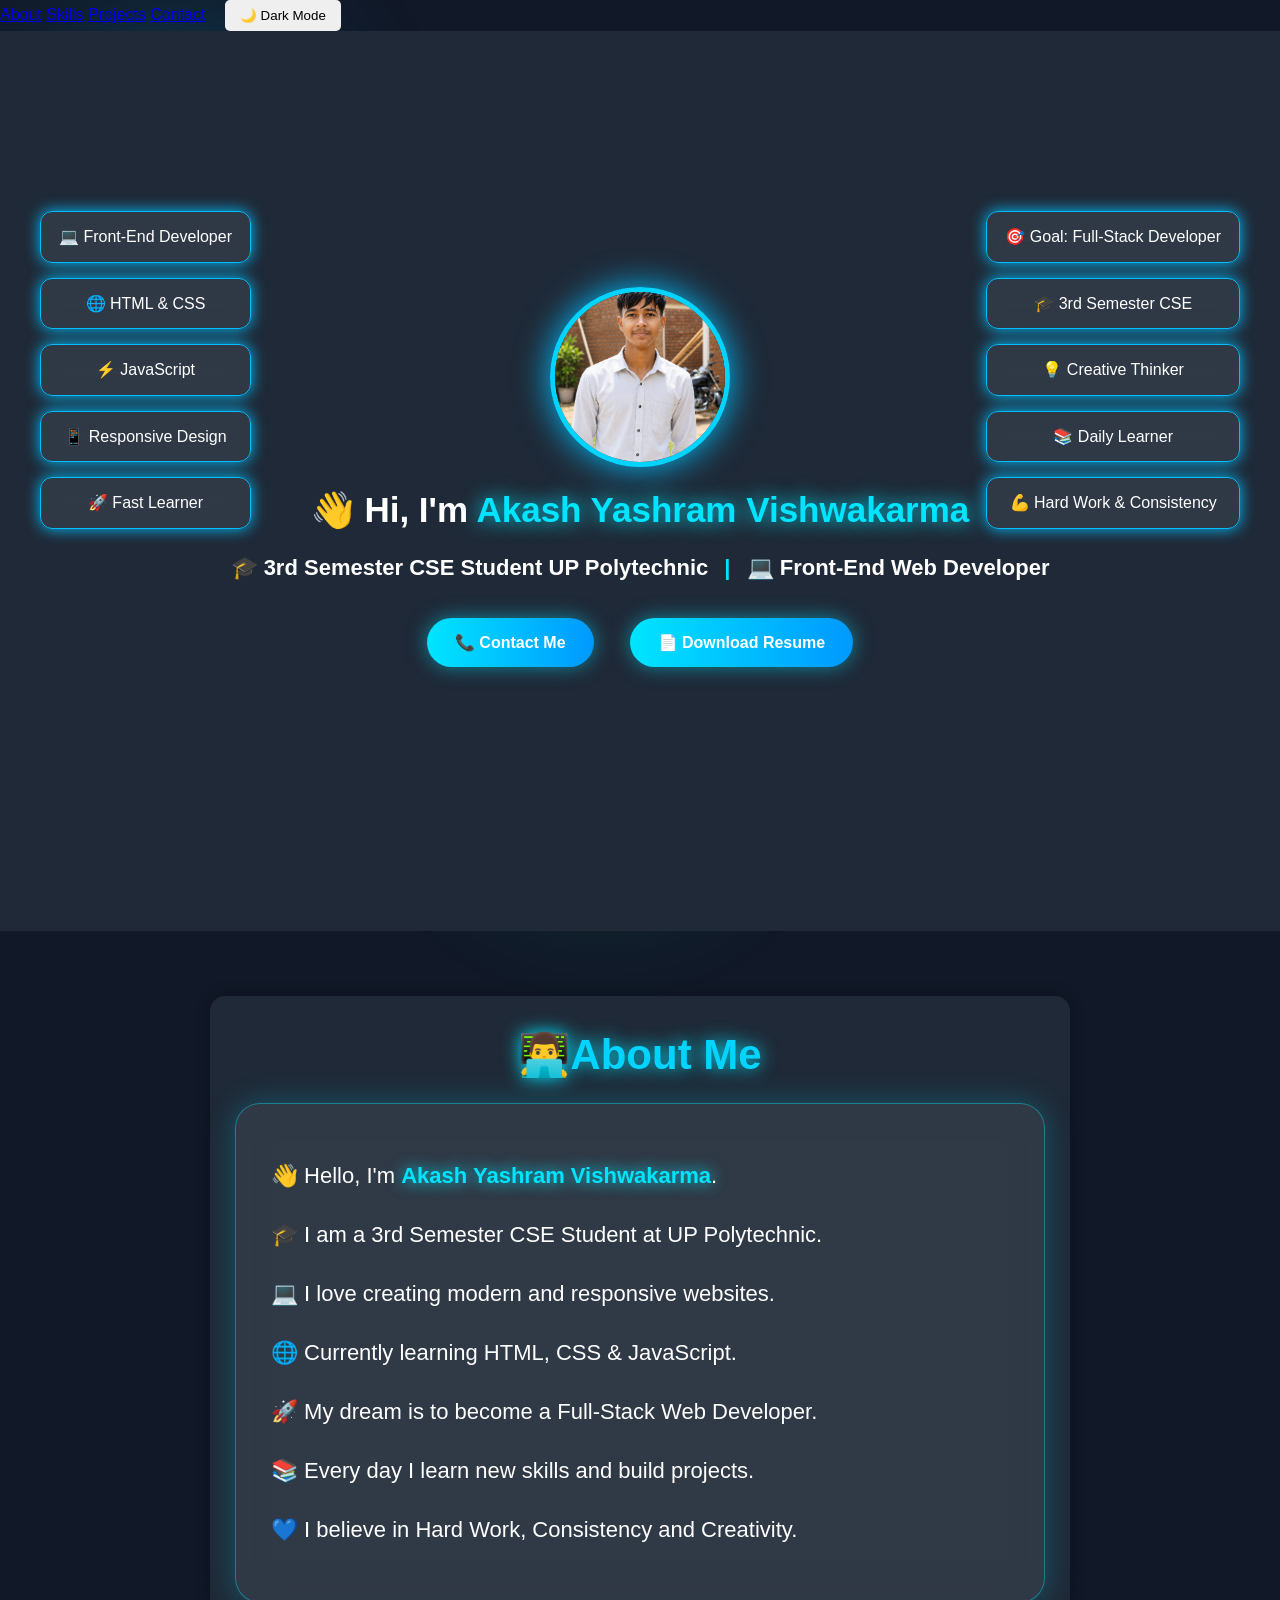
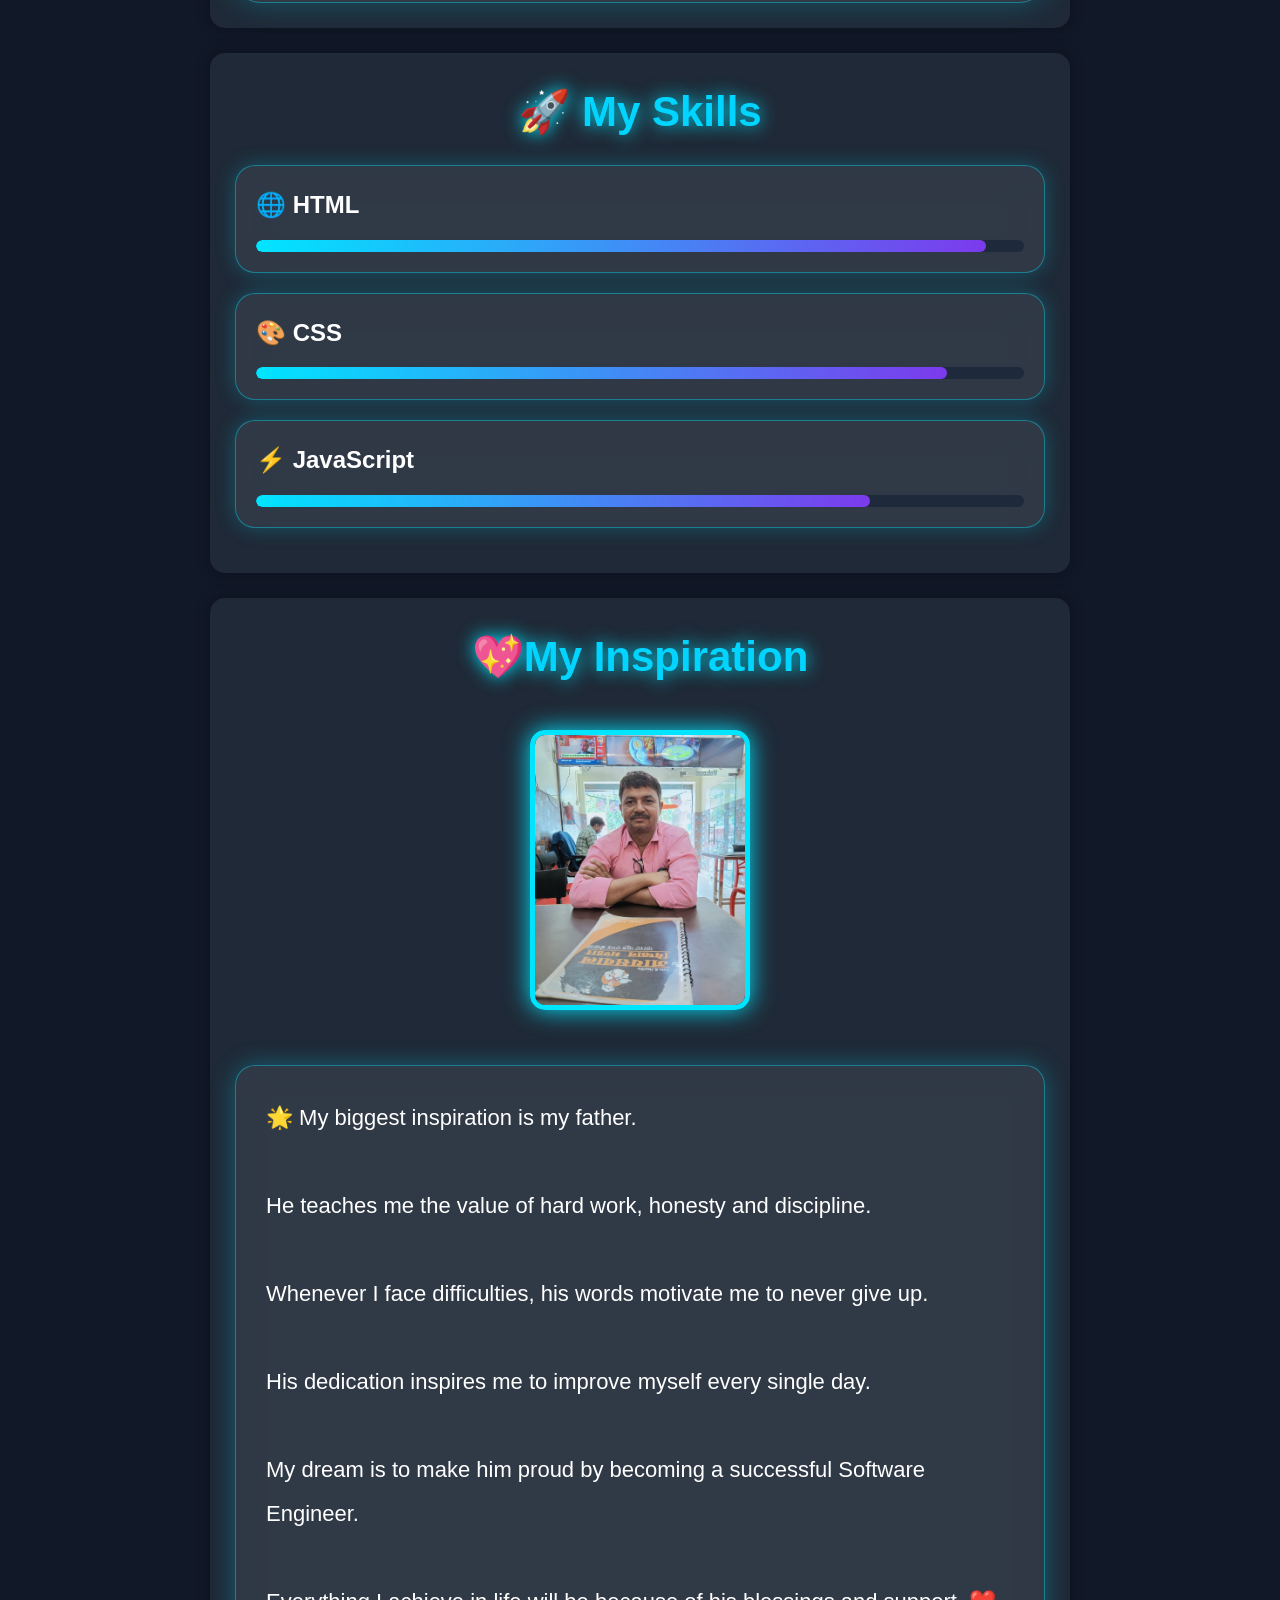
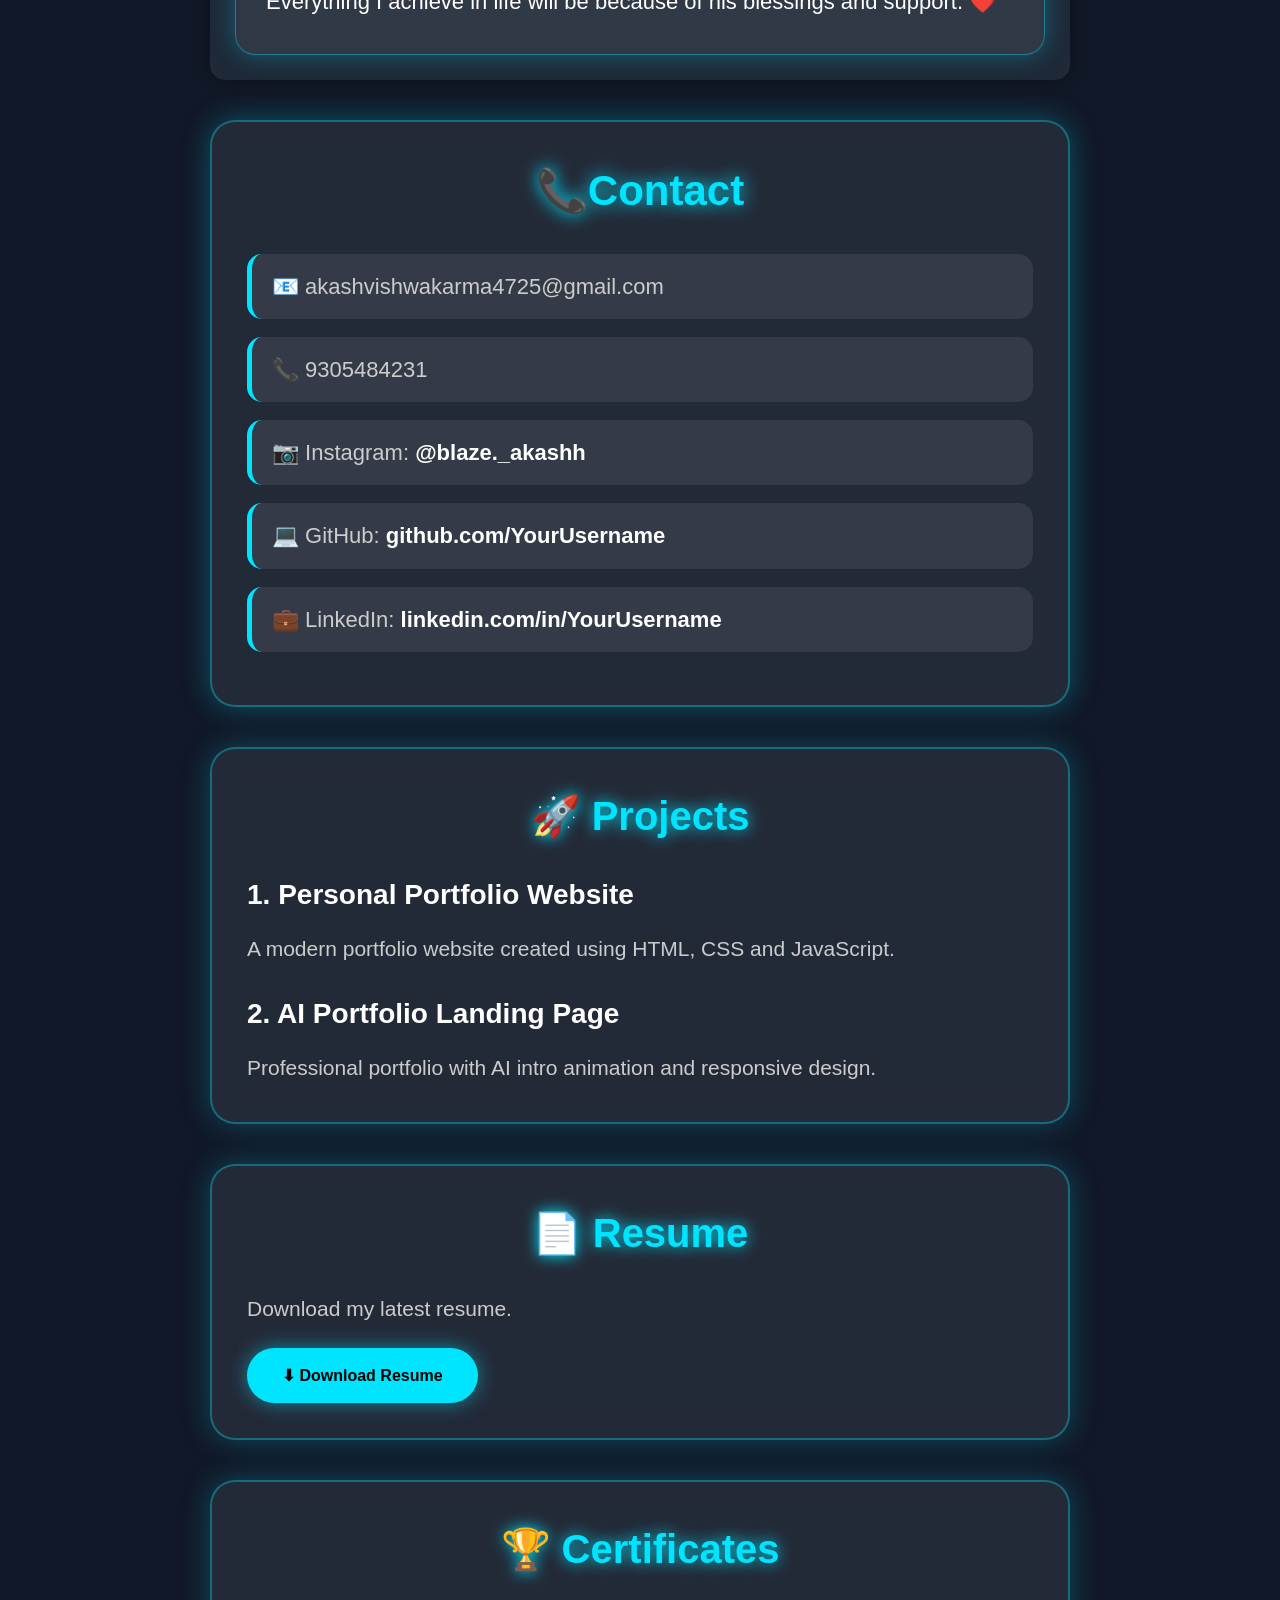
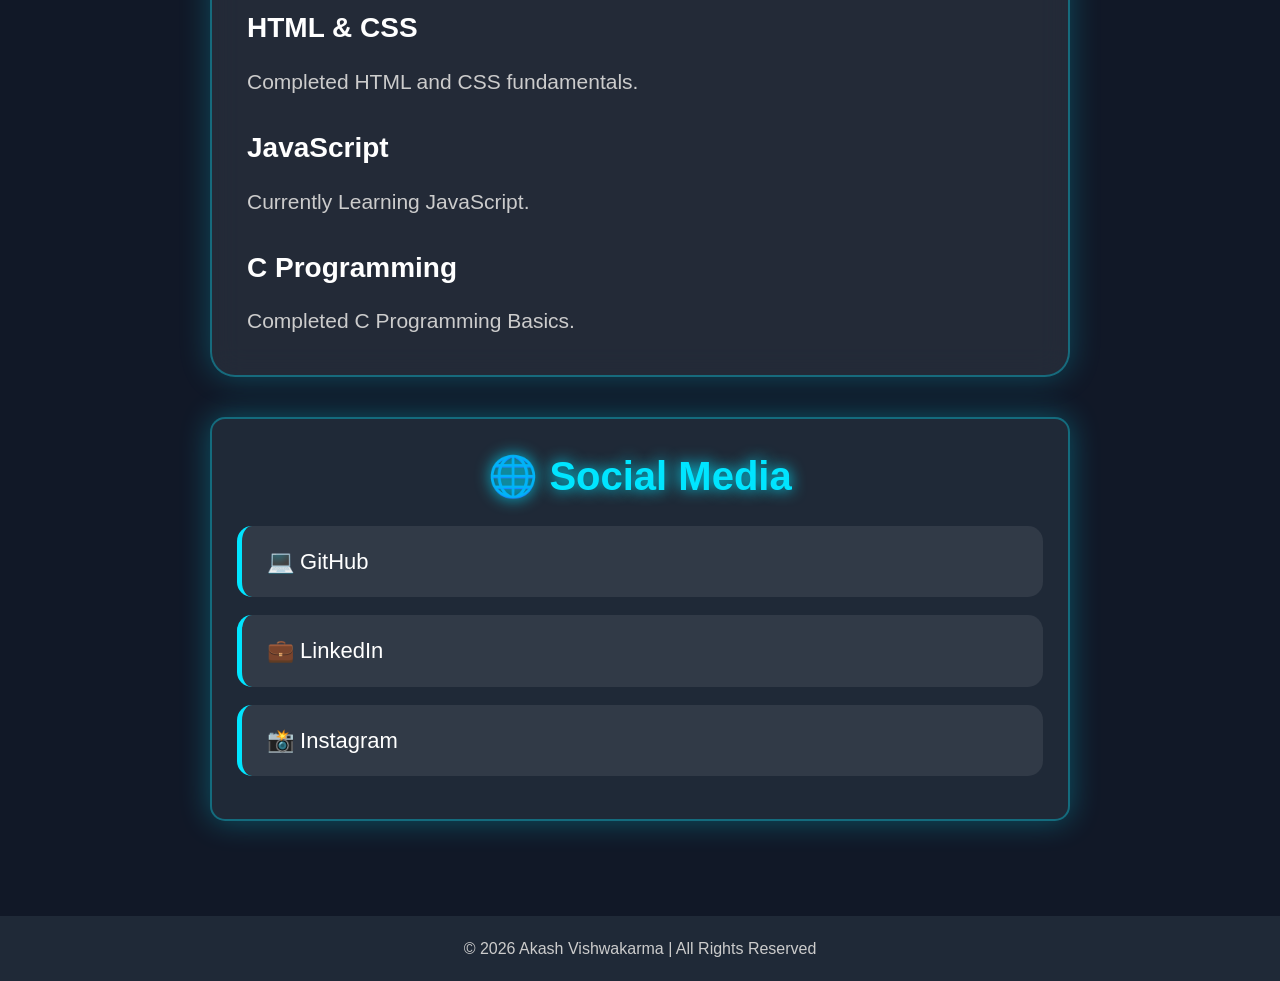
<file: index.html>
<!DOCTYPE html>
<html lang="en">
<head>
<meta charset="UTF-8">
<meta name="viewport" content="width=device-width, initial-scale=1.0">
<title>Akash Vishwakarma | Portfolio</title>
<link rel="stylesheet" href="style.css">

<style>
*{
margin:0;
padding:0;
box-sizing:border-box;
font-family:Arial,sans-serif;
}

body{
background:#111827;
color:white;
}

header{
text-align:center;
padding:40px;
background:#1f2937;
}

.profile{
width:180px;
height:180px;
border-radius:50%;
object-fit:cover;
border:5px solid #00d4ff;
}

h1{
margin-top:15px;
font-size:35px;
}

p{
color:#ccc;
}

section{
max-width:900px;
margin:auto;
padding:40px 20px;
}

.card{
background:#1f2937;
padding:25px;
border-radius:15px;
margin-bottom:25px;
}

h2{
color:#00d4ff;
margin-bottom:15px;
}

.skills span{
display:inline-block;
background:#00d4ff;
color:black;
padding:8px 15px;
margin:5px;
border-radius:20px;
font-weight:bold;
}

.inspiration img{
width:220px;
border-radius:15px;
margin-top:15px;
}

footer{
text-align:center;
padding:20px;
background:#1f2937;
}
</style>
</head>
<body>
<div id="intro">
  <h1 class="welcome-text">✨ Welcome</h1>
  <h2 class="loader-name">Akash Yashram Vishwakarma</h2>
  <p>Loading Portfolio...</p>
  <div class="loader-bar">
    <span></span>
</div>
<div class="loader-bar">
    <span></span>
</div>
</div>

<nav>
    <a href="#about">About</a>
    <a href="#skills">Skills</a>
    <a href="#projects">Projects</a>
    <a href="#contact">Contact</a>
    <button id="theme-btn">🌙 Dark Mode</button>
</nav>

<header>

<img src="akash.jpg" class="profile">

<h1>👋 Hi, I'm <span>Akash Yashram Vishwakarma</span></h1>

<p class="hero-subtitle">🎓 3rd Semester CSE Student UP Polytechnic <span>|</span> 💻 Front-End Web Developer</p>

<p id="typing"></p>

<div class="hero-buttons">
    <a href="#contact" class="btn">📞 Contact Me</a>
    <a href="resume.pdf" download class="btn">📄 Download Resume</a>
</div>

<div class="floating left">
    <div class="box">💻 Front-End Developer</div>
    <div class="box">🌐 HTML & CSS</div>
    <div class="box">⚡ JavaScript</div>
    <div class="box">📱 Responsive Design</div>
    <div class="box">🚀 Fast Learner</div>
</div>

<div class="floating right">
    <div class="box">🎯 Goal: Full-Stack Developer</div>
    <div class="box">🎓 3rd Semester CSE</div>
    <div class="box">💡 Creative Thinker</div>
    <div class="box">📚 Daily Learner</div>
    <div class="box">💪 Hard Work & Consistency</div>
</div>

</header>

<div class="bg-circle circle1"></div>
<div class="bg-circle circle2"></div>
<div class="bg-circle circle3"></div>

<section>

<div class="card" id="about">

<h2>👨‍💻About Me</h2>

<div class="about-box">


    <p>👋 Hello, I'm <span>Akash Yashram Vishwakarma</span>.</p>

    <p>🎓 I am a 3rd Semester CSE Student at UP Polytechnic.</p>

    <p>💻 I love creating modern and responsive websites.</p>

    <p>🌐 Currently learning HTML, CSS & JavaScript.</p>

    <p>🚀 My dream is to become a Full-Stack Web Developer.</p>

    <p>📚 Every day I learn new skills and build projects.</p>

    <p>💙 I believe in Hard Work, Consistency and Creativity.</p>

</div>

</div>

<div class="card" id="skills">

<h2 class="skills-heading">🚀 My Skills</h2>

<div class="skill">
    <p>🌐 HTML</p>
    <div class="progress">
        <div class="html"></div>
    </div>
</div>

<div class="skill">
    <p>🎨 CSS</p>
    <div class="progress">
        <div class="css"></div>
    </div>
</div>

<div class="skill">
    <p>⚡ JavaScript</p>
    <div class="progress">
        <div class="javascript"></div>
    </div>
</div>

</div>

<div class="card inspiration">

    <h2>💖My Inspiration</h2>

<div class="inspiration-photo">
    <img src="papa.jpg" class="inspiration-img">
</div>

<p class="inspiration-text">
🌟 My biggest inspiration is my father.<br><br>

He teaches me the value of hard work, honesty and discipline.<br><br>

Whenever I face difficulties, his words motivate me to never give up.<br><br>

His dedication inspires me to improve myself every single day.<br><br>

My dream is to make him proud by becoming a successful Software Engineer.<br><br>

Everything I achieve in life will be because of his blessings and support. ❤️
</p>

</div>

<div class="card" id="contact">

<h2>📞Contact</h2>

<p>📧 akashvishwakarma4725@gmail.com</p>
<p>📞 9305484231</p>

<p>📷 Instagram:
<a href="https://instagram.com/blaze._akashh" target="_blank">
@blaze._akashh
</a>
</p>

<p>💻 GitHub:
<a href="https://github.com/YourUsername" target="_blank">
github.com/YourUsername
</a>
</p>

<p>💼 LinkedIn:
<a href="https://linkedin.com/in/YourUsername" target="_blank">
linkedin.com/in/YourUsername
</a>
</p>

</div>

<div class="card" id="projects">
    <h2>🚀 Projects</h2>

    <h3>1. Personal Portfolio Website</h3>
    <p>A modern portfolio website created using HTML, CSS and JavaScript.</p>

    <h3>2. AI Portfolio Landing Page</h3>
    <p>Professional portfolio with AI intro animation and responsive design.</p>
</div>



<div class="card" id="resume">
    <h2>📄 Resume</h2>
    <p>Download my latest resume.</p>
    <a href="resume.pdf" download class="btn">⬇ Download Resume</a>
</div>

<div class="card" id="certificates">
    <h2>🏆 Certificates</h2>

    <h3>HTML & CSS</h3>
    <p>Completed HTML and CSS fundamentals.</p>

    <h3>JavaScript</h3>
    <p>Currently Learning JavaScript.</p>

    <h3>C Programming</h3>
    <p>Completed C Programming Basics.</p>
</div>

<div class="card social-box">
 
    <h2>🌐 Social Media</h2>

    <a class="social-link" href="https://github.com/YourUsername" target="_blank">
        💻 GitHub
    </a>

    <a class="social-link" href="https://linkedin.com/in/YourUsername" target="_blank">
        💼 LinkedIn
    </a>

    <a class="social-link" href="https://instagram.com/blaze._akashh" target="_blank">
        📸 Instagram
    </a>
</div>

</section>

<footer>

    <p>© 2026 Akash Vishwakarma | All Rights Reserved</p>

</footer>

<script src="script.js"></script>

</body>
</html>
</file>
<file: style.css>
*{
    margin:0;
    padding:0;
    box-sizing:border-box;
    font-family:Arial,sans-serif;
}

body{
    background:#0f172a;
    color:white;
    line-height:1.6;
}

header{
    text-align:center;
    padding:40px 20px;
    background:linear-gradient(135deg,#0ea5e9,#2563eb);
}

.profile{
    width:180px;
    height:180px;
    border-radius:50%;
    object-fit:cover;
    border:5px solid #00e5ff;
    box-shadow:0 0 35px #00bfff;
}

h1{
    font-size:38px;
    margin-top:15px;
}

.card{
    max-width:900px;
    margin:25px auto;
    background:#1e293b;
    padding:25px;
    border-radius:15px;
    box-shadow:0 0 15px rgba(0,0,0,.3);
}

h2{
    font-size:42px;
    color:#00e5ff;
    text-align:center;
    margin-bottom:30px;
    text-shadow:0 0 18px #00e5ff;
}

.skills span{
    display:inline-block;
    background:#38bdf8;
    color:#000;
    padding:8px 15px;
    border-radius:20px;
    margin:5px;
    font-weight:bold;
}
.skill{
    background:rgba(255,255,255,.08);
    backdrop-filter:blur(18px);
    border:1px solid rgba(0,229,255,.4);
    border-radius:20px;
    padding:20px;
    margin:20px 0;
    box-shadow:0 0 20px rgba(0,229,255,.25);
    transition:.4s;
}

.skill:hover{
    transform:translateY(-8px) scale(1.02);
    border-color:#00e5ff;
    box-shadow:0 0 35px rgba(0,229,255,.6);
}

.skill p{
    font-size:24px;
    font-weight:700;
    color:#fff;
    margin-bottom:15px;
}

.progress{
    width:100%;
    height:12px;
    background:#1e293b;
    border-radius:30px;
    overflow:hidden;
}

.html{
    width:95%;
    height:100%;
    background:linear-gradient(90deg,#00e5ff,#7c3aed);
    border-radius:30px;
}

.css{
    width:90%;
    height:100%;
    background:linear-gradient(90deg,#00e5ff,#7c3aed);
    border-radius:30px;
}

.javascript{
    width:80%;
    height:100%;
    background:linear-gradient(90deg,#00e5ff,#7c3aed);
    border-radius:30px;
}

footer{
    text-align:center;
    padding:20px;
    background:#111827;
    margin-top:30px;
}

#intro{
    position:fixed;
    top:0;
    left:0;
    width:100%;
    height:100%;
    background:#0f172a;
    display:flex;
    flex-direction:column;
    justify-content:center;
    align-items:center;
    color:white;
    z-index:9999;
  animation: fadeIn 1s ease, fadeOut 3s forwards;
animation-delay:2s;
backdrop-filter: blur(12px);
}

#intro h1{
    font-size:50px;
    color:#38bdf8;
}

#intro h2{
    font-size:35px;
    margin-top:10px;
}

#intro p{
    margin-top:10px;
    font-size:20px;
    color:#ccc;
}

@keyframes fadeOut{
    to{
        opacity:0;
        visibility:hidden;
    }
}

.btn{
    display:inline-block;
    margin-top:15px;
    padding:12px 25px;
    background:#38bdf8;
    color:white;
    text-decoration:none;
    border-radius:10px;
    font-weight:bold;
    transition:0.3s;
}

.btn:hover{
    background:#0ea5e9;
    transform:scale(1.05);
}

.btn{
    display:inline-block;
    margin-top:15px;
    padding:10px 20px;
    background:#00bfff;
    color:white;
    text-decoration:none;
    border-radius:8px;
    transition:0.3s;
}

.btn:hover{
    background:#009acd;
    transform:scale(1.05);
}

.hero-buttons{
    margin-top:20px;
}

.hero-buttons .btn{
    margin:8px;
}

.dark-mode{
    background:#121212;
    color:white;
}

#theme-btn{
    padding:8px 15px;
    border:none;
    border-radius:5px;
    cursor:pointer;
    margin-left:15px;
}

.card{
    transition: all 0.3s ease;
}

.card:hover{
    transform: translateY(-10px);
    box-shadow: 0 10px 25px rgba(0,0,0,0.3);
}

html{
    scroll-behavior: smooth;
}

footer{
    text-align:center;
    padding:20px;
    color:white;
    background:#111;
    margin-top:30px;
    font-size:16px;
}

.profile{
    transition: 0.4s;
}

.profile:hover{
    transform: scale(1.08);
    box-shadow: 0 0 30px #00bfff;
}

@media (max-width: 768px){

nav{
    flex-direction:column;
    gap:10px;
}

.container{
    width:95%;
}

.card{
    width:100%;
}

.profile{
    width:180px;
    height:180px;
}

.hero-buttons{
    display:flex;
    flex-direction:column;
    align-items:center;
}
}

.hero-subtitle{
    font-size: 22px;
    font-weight: 600;
    color: #ffffff;
    margin-top: 10px;
    animation: fadeUp 1.2s ease;
}

.hero-subtitle span{
    color: #00e5ff;
    padding: 0 10px;
}

@keyframes fadeUp{
    from{
        opacity:0;
        transform:translateY(20px);
    }
    to{
        opacity:1;
        transform:translateY(0);
    }
}

.floating{
    position:absolute;
    top:180px;
    display:flex;
    flex-direction:column;
    gap:15px;
}

.floating.left{
    left:40px;
}

.floating.right{
    right:40px;
}

.box{
    background:rgba(255,255,255,0.08);
    border:1px solid #00bfff;
    color:#fff;
    padding:12px 18px;
    border-radius:12px;
    backdrop-filter:blur(10px);
    box-shadow:0 0 15px #00bfff;
    animation:float 3s ease-in-out infinite;
    transition:0.3s;
}

.box:hover{
    transform:scale(1.08);
    box-shadow:0 0 25px #00e5ff;
}

@keyframes float{
    0%,100%{
        transform:translateY(0);
    }
    50%{
        transform:translateY(-10px);
    }
}

header{
    position:relative;
    overflow:hidden;
    min-height:100vh;
}

h1 span{
    color:#00e5ff;
    text-shadow:0 0 15px #00e5ff;
}

.profile{
    animation:zoom 2s infinite alternate;
}

@keyframes zoom{
    from{
        transform:scale(1);
    }
    to{
        transform:scale(1.05);
    }
}

.btn{
    transition:.3s;
}

.btn:hover{
    transform:translateY(-5px);
    box-shadow:0 0 20px #00e5ff;
}

.bg-circle{
    position:absolute;
    border-radius:50%;
    filter:blur(80px);
    opacity:.35;
    z-index:-1;
    animation:move 8s infinite alternate;
}

.circle1{
    width:250px;
    height:250px;
    background:#00bfff;
    top:50px;
    left:50px;
}

.circle2{
    width:200px;
    height:200px;
    background:#6a5acd;
    top:300px;
    right:80px;
}

.circle3{
    width:180px;
    height:180px;
    background:#00ffaa;
    bottom:50px;
    left:40%;
}

@keyframes move{
    from{transform:translateY(0);}
    to{transform:translateY(30px);}
}

.welcome-text{
    font-size:58px;
    font-weight:800;
    letter-spacing:2px;
    background:linear-gradient(90deg,#00e5ff,#7c3aed,#ffffff);
    -webkit-background-clip:text;
    -webkit-text-fill-color:transparent;
    text-shadow:0 0 25px rgba(0,229,255,.6);
    animation:glow 2s infinite alternate;
}

.loader-name{
    font-size:32px;
    font-weight:700;
    letter-spacing:2px;
    background:linear-gradient(90deg,#ffffff,#00e5ff,#7c3aed);
    -webkit-background-clip:text;
    -webkit-text-fill-color:transparent;
    animation:glow 2s infinite alternate;
}

@keyframes glow{
    from{
        filter:drop-shadow(0 0 8px #00e5ff);
    }
    to{
        filter:drop-shadow(0 0 22px #7c3aed);
    }
}

.loader-bar{
    width:280px;
    height:6px;
    background:rgba(255,255,255,.15);
    margin:25px auto 0;
    border-radius:50px;
    overflow:hidden;
}

.loader-bar span{
    display:block;
    height:100%;
    width:0%;
    border-radius:50px;
    background:linear-gradient(90deg,#00e5ff,#7c3aed,#00e5ff);
    animation:loading 2.5s forwards;
}

@keyframes loading{
    from{
        width:0%;
    }
    to{
        width:100%;
    }
}

.loader-bar{
    width:300px;
    height:6px;
    background:rgba(255,255,255,.15);
    border-radius:50px;
    margin-top:20px;
    overflow:hidden;
}

.loader-bar span{
    display:block;
    width:0%;
    height:100%;
    background:linear-gradient(90deg,#00e5ff,#7c3aed,#00e5ff);
    animation:loading 2s linear forwards;
}

@keyframes loading{
    from{
        width:0%;
    }
    to{
        width:100%;
    }
}

header{
    position:relative;
    min-height:100vh;
    display:flex;
    flex-direction:column;
    justify-content:center;
    align-items:center;
    overflow:hidden;
}

.profile{
    transition:.4s;
    animation:float 3s ease-in-out infinite;
}

.profile:hover{
    transform:scale(1.08);
}

@keyframes float{
    0%,100%{
        transform:translateY(0);
    }
    50%{
        transform:translateY(-12px);
    }
}

.hero-buttons{
    display:flex;
    gap:20px;
    margin-top:25px;
    flex-wrap:wrap;
    justify-content:center;
}

.btn{
    padding:12px 28px;
    border-radius:30px;
    background:linear-gradient(90deg,#00e5ff,#0099ff);
    color:white;
    text-decoration:none;
    font-weight:bold;
    transition:.3s;
    box-shadow:0 0 20px rgba(0,229,255,.5);
}

.btn:hover{
    transform:translateY(-5px);
    box-shadow:0 0 35px #00e5ff;
}

h1 span{
    color:#00e5ff;
    text-shadow:0 0 20px #00e5ff;
}

.hero-subtitle{
    font-size:22px;
    margin-top:12px;
    color:#ffffff;
}

.about-box{
    max-width:900px;
    margin:auto;
    padding:35px;
    border-radius:25px;
    background:rgba(255,255,255,.08);
    backdrop-filter:blur(18px);
    border:1px solid rgba(0,229,255,.4);
    box-shadow:0 0 30px rgba(0,229,255,.25);
    transition:.4s;
}

.about-box:hover{
    transform:translateY(-8px);
    box-shadow:0 0 45px rgba(0,229,255,.5);
}

.about-box h2{
    font-size:42px;
    text-align:center;
    margin-bottom:25px;
    color:#00e5ff;
}

.about-box p{
    font-size:22px;
    line-height:2;
    margin:15px 0;
    color:#ffffff;
}

.about-box span{
    color:#00e5ff;
    font-weight:bold;
    text-shadow:0 0 15px #00e5ff;
}

.inspiration-heading{
    font-size:42px;
    text-align:center;
    color:#00e5ff;
    margin-bottom:25px;
    text-shadow:0 0 18px #00e5ff;
}

.inspiration-text{
    font-size:22px;
    line-height:2;
    text-align:left;
    padding:30px;
    border-radius:20px;
    background:rgba(255,255,255,0.08);
    border:1px solid rgba(0,229,255,0.4);
    backdrop-filter:blur(15px);
    box-shadow:0 0 25px rgba(0,229,255,0.3);
    color:white;
}

.inspiration-img{
    display: block;
    margin: 30px auto;
    width: 280px;
    height: 280px;
    object-fit: cover;
    border-radius: 20px;
    border: 5px solid #00e5ff;
    box-shadow: 0 0 25px #00e5ff;
    transition: 0.4s ease;
}

.inspiration-img:hover{
    transform: scale(1.05) rotate(2deg);
    box-shadow: 0 0 40px #00e5ff;
}

.inspiration-photo{
    display: flex;
    justify-content: center;
    margin: 25px 0;
}

.inspiration-img{
    width: 280px;
    height: 280px;
    object-fit: cover;
    border-radius: 20px;
    border: 5px solid #00e5ff;
    box-shadow: 0 0 25px #00e5ff;
    transition: 0.4s;
}

.inspiration-img:hover{
    transform: scale(1.05);
    box-shadow: 0 0 40px #00e5ff;
}
#contact{
    max-width:900px;
    margin:40px auto;
    padding:35px;
    background:rgba(255,255,255,0.08);
    backdrop-filter:blur(15px);
    border:2px solid rgba(0,229,255,.35);
    border-radius:25px;
    box-shadow:0 0 30px rgba(0,229,255,.3);
    transition:.4s;
}

#contact:hover{
    transform:translateY(-8px);
    box-shadow:0 0 45px rgba(0,229,255,.6);
}

#contact h2{
    text-align:center;
    font-size:42px;
    color:#00e5ff;
    margin-bottom:30px;
    text-shadow:0 0 18px #00e5ff;
}

#contact p{
    font-size:22px;
    margin:18px 0;
    padding:15px 20px;
    background:rgba(255,255,255,.08);
    border-radius:15px;
    border-left:5px solid #00e5ff;
}

#contact a{
    color:#ffffff;
    text-decoration:none;
    font-weight:bold;
}

#contact a:hover{
    color:#00e5ff;
}

#projects,
#resume,
#certificates{
    max-width:900px;
    margin:40px auto;
    padding:35px;
    background:rgba(255,255,255,0.08);
    backdrop-filter:blur(15px);
    border:2px solid rgba(0,229,255,.35);
    border-radius:25px;
    box-shadow:0 0 30px rgba(0,229,255,.25);
    transition:.4s;
}

#projects:hover,
#resume:hover,
#certificates:hover{
    transform:translateY(-8px);
    box-shadow:0 0 45px rgba(0,229,255,.6);
}

#projects h2,
#resume h2,
#certificates h2{
    text-align:center;
    font-size:40px;
    color:#00e5ff;
    margin-bottom:25px;
    text-shadow:0 0 15px #00e5ff;
}

#projects h3,
#certificates h3{
    font-size:28px;
    color:#ffffff;
    margin-top:25px;
}

#projects p,
#resume p,
#certificates p{
    font-size:21px;
    line-height:1.8;
    margin-top:12px;
}

#resume .btn{
    display:inline-block;
    margin-top:20px;
    padding:15px 35px;
    border-radius:30px;
    background:#00e5ff;
    color:#000;
    font-weight:bold;
    text-decoration:none;
    transition:.3s;
}

#resume .btn:hover{
    transform:scale(1.08);
    box-shadow:0 0 25px #00e5ff;
}

.social-box{
    max-width:900px;
    margin:40px auto;
    padding:35px;
    background:rgba(255,255,255,0.08);
    backdrop-filter:blur(15px);
    border:2px solid rgba(0,229,255,.35);
    border-radius:25px;
    box-shadow:0 0 30px rgba(0,229,255,.3);
    transition:.4s;
}

.social-box:hover{
    transform:translateY(-8px);
    box-shadow:0 0 45px rgba(0,229,255,.6);
}

.social-box h2{
    text-align:center;
    color:#00e5ff;
    font-size:40px;
    text-shadow:0 0 15px #00e5ff;
}

.social-link{
    display:block;
    margin:18px 0;
    padding:18px 25px;
    background:rgba(255,255,255,.08);
    border-left:5px solid #00e5ff;
    border-radius:15px;
    color:#fff;
    font-size:22px;
    text-decoration:none;
    transition:.3s;
}

.social-link:hover{
    background:#00e5ff;
    color:#000;
    transform:translateX(10px);
}
</file>
